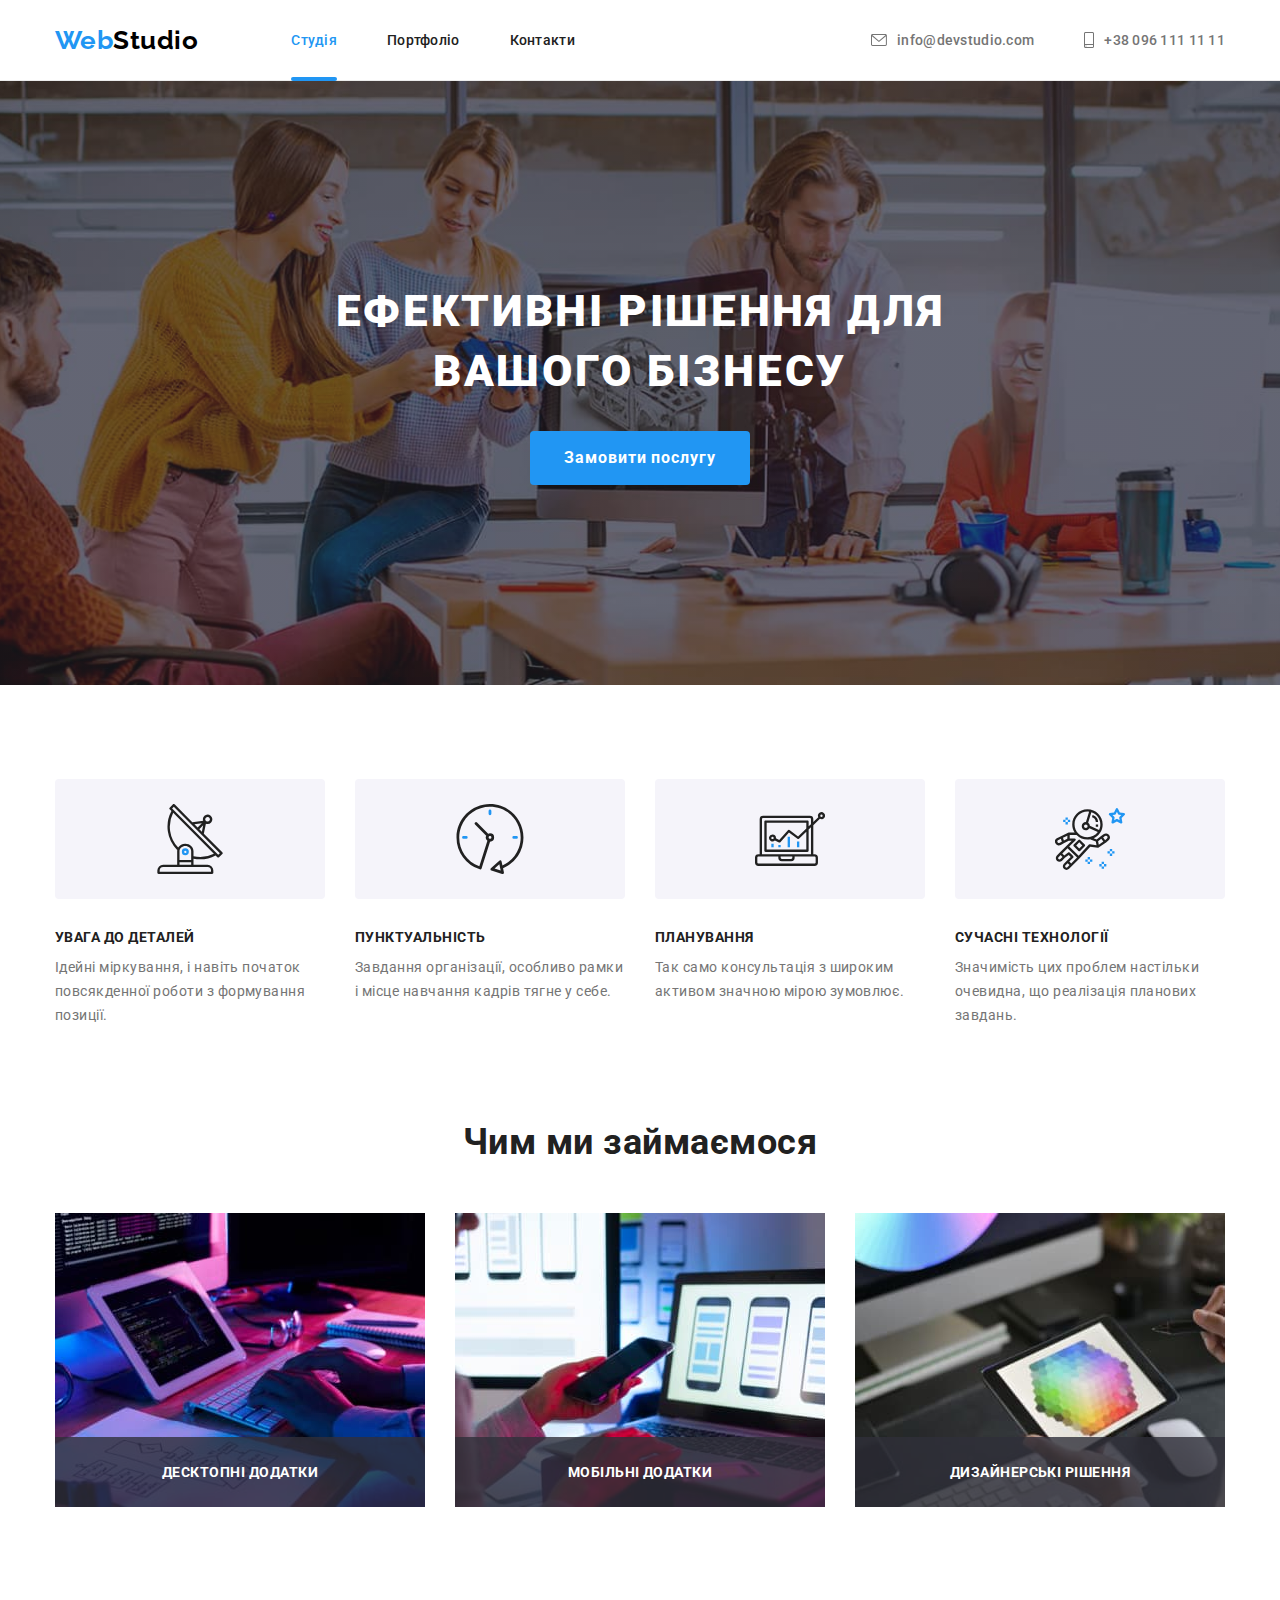
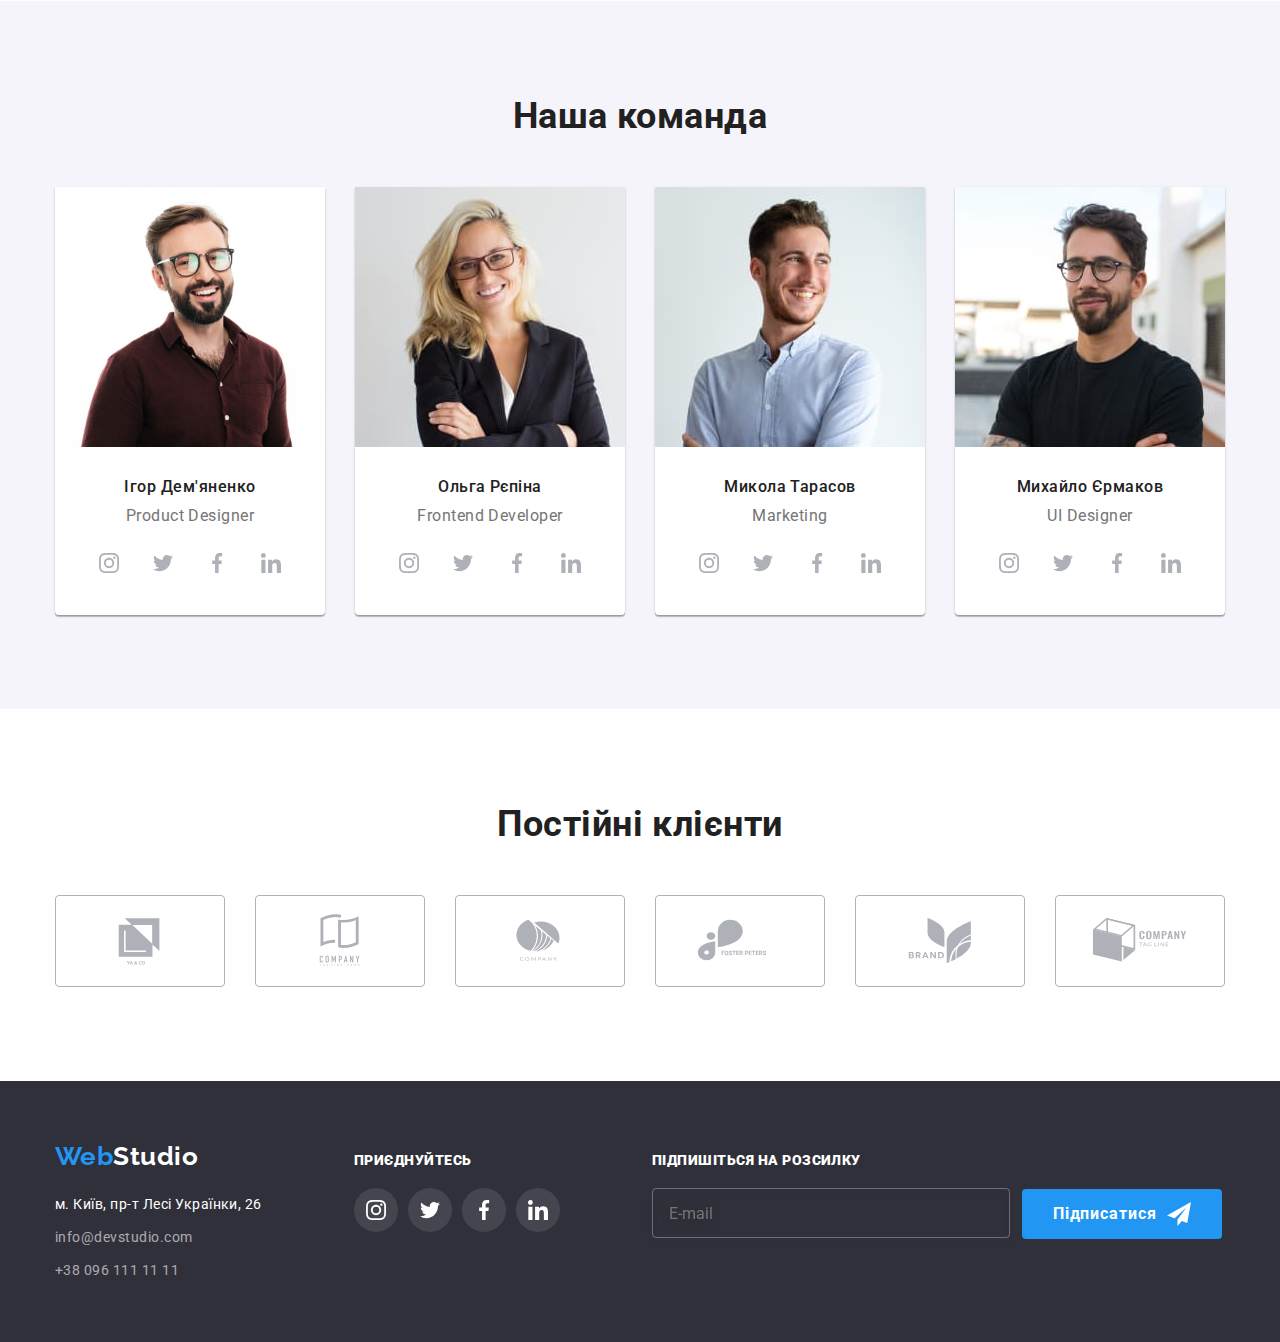
<file: index.html>
<!DOCTYPE html>
<html lang="uk">
  <head>
    <meta charset="UTF-8" />
    <meta http-equiv="X-UA-Compatible" content="IE=edge" />
    <meta name="viewport" content="width=device-width, initial-scale=1.0" />
    <title>Студія</title>
    <link rel="preconnect" href="https://fonts.googleapis.com" />
    <link rel="preconnect" href="https://fonts.gstatic.com" crossorigin />
    <link
      href="https://fonts.googleapis.com/css2?family=Raleway:wght@700&family=Roboto:wght@400;500;700;900&display=swap"
      rel="stylesheet"
    />
    <link
      rel="stylesheet"
      href="https://cdn.jsdelivr.net/npm/modern-normalize@1.1.0/modern-normalize.min.css"
    />
    <link rel="stylesheet" href="./css/main.min.css" />
    <!-- <link rel="stylesheet" href="./css/styles.css" /> -->
  </head>

  <body>
    <!-- шапка сайту -->
    <header class="page-header">
      <div class="container">
        <!--навігація -->
        <nav class="navigation">
          <a href="./index.html" class="logo link"
            >Web<span class="logo-dark">Studio</span>
          </a>
          <ul class="site-nav list">
            <li class="item">
              <a class="link current" href="./index.html">Студія</a>
            </li>
            <li class="item">
              <a class="link" href="./portfolio.html">Портфоліо</a>
            </li>
            <li class="item"><a class="link" href="#">Контакти</a></li>
          </ul>
        </nav>
        <!-- контакти -->
        <ul class="contact list">
          <li class="item">
            <a class="link" href="mailto:info@devstudio.com">
              <svg class="icon mail" width="16" height="12">
                <use href="./images/icons.svg#envelope"></use>
              </svg>
              info@devstudio.com</a
            >
          </li>
          <li class="item">
            <a class="link" href="tel:+380961111111">
              <svg class="icon phone" width="10" height="16">
                <use href="./images/icons.svg#smartphone"></use>
              </svg>
              +38 096 111 11 11</a
            >
          </li>
        </ul>
      </div>
    </header>
    <main>
      <!-- hero -->
      <section class="hero">
        <div class="container">
          <h1 class="hero-title">Ефективні рішення для вашого бізнесу</h1>
          <button class="hero-btn" type="button" data-modal-open>
            Замовити послугу
          </button>
        </div>
      </section>
      <!-- особливості -->
      <div class="features">
        <section class="section features__section">
          <div class="container">
            <h2 class="section__title section__title--visually-hidden">
              Переваги компанії
            </h2>
            <ul class="features__grid list">
              <li class="features__item">
                <div class="thumb">
                  <svg class="thumb__icon" width="70" height="70">
                    <use href="./images/icons.svg#antenna"></use>
                  </svg>
                </div>
                <h3 class="thumb__title">УВАГА ДО ДЕТАЛЕЙ</h3>
                <p class="thumb__text">
                  Ідейні міркування, і навіть початок повсякденної роботи з
                  формування позиції.
                </p>
              </li>
              <li class="features__item">
                <div class="thumb">
                  <svg class="thumb__icon" width="70" height="70">
                    <use href="./images/icons.svg#clock"></use>
                  </svg>
                </div>
                <h3 class="thumb__title">ПУНКТУАЛЬНІСТЬ</h3>
                <p class="thumb__text">
                  Завдання організації, особливо рамки і місце навчання кадрів
                  тягне у себе.
                </p>
              </li>
              <li class="features__item">
                <div class="thumb">
                  <svg class="thumb__icon" width="70" height="70">
                    <use href="./images/icons.svg#diagram"></use>
                  </svg>
                </div>
                <h3 class="thumb__title">ПЛАНУВАННЯ</h3>
                <p class="thumb__text">
                  Так само консультація з широким активом значною мірою
                  зумовлює.
                </p>
              </li>
              <li class="features__item">
                <div class="thumb">
                  <svg class="thumb__icon" width="70" height="70">
                    <use href="./images/icons.svg#astronaut"></use>
                  </svg>
                </div>
                <h3 class="thumb__title">СУЧАСНІ ТЕХНОЛОГІЇ</h3>
                <p class="thumb__text">
                  Значимість цих проблем настільки очевидна, що реалізація
                  планових завдань.
                </p>
              </li>
            </ul>
          </div>
        </section>
      </div>
      <!-- спектр послуг -->
      <div class="work">
        <section class="section work__section">
          <div class="container">
            <h2 class="section__title">Чим ми займаємося</h2>
            <ul class="work__grid list">
              <li class="work__item">
                <img
                  class="work__image"
                  src="./images/backenddevelopment.jpg"
                  alt="розробка бекенду"
                  width="370"
                />
                <div class="work__overlay">
                  <p class="work__text">Десктопні додатки</p>
                </div>
              </li>
              <li class="work__item">
                <img
                  class="work__image"
                  src="./images/frontenddevelopment.jpg"
                  alt="розробка фронтенду"
                  width="370"
                />
                <div class="work__overlay">
                  <p class="work__text">Мобільні додатки</p>
                </div>
              </li>
              <li class="work__item">
                <img
                  class="work__image"
                  src="./images/designcreation.jpg"
                  alt="створення дизайну"
                  width="370"
                />
                <div class="work__overlay">
                  <p class="work__text">Дизайнерські рішення</p>
                </div>
              </li>
            </ul>
          </div>
        </section>
      </div>
      <!-- Команда -->
      <div class="teammates">
        <section class="section teammates__section">
          <div class="container">
            <h2 class="section__title">Наша команда</h2>
            <ul class="teammates__grid list">
              <li class="teammates__card">
                <img
                  class="teammates__photo"
                  src="./images/product_designer.jpg"
                  alt="Продукт дизайнер Ігор Дем'яненко"
                  width="270"
                />
                <div class="teammates__card-bottom">
                  <h3 class="teammates__title">Ігор Дем'яненко</h3>
                  <p class="teammates__text" lang="en">Product Designer</p>
                  <div class="social-links">
                    <ul class="social-links__grid list">
                      <li class="social-links__item">
                        <a
                          class="social-links__link link"
                          href="#"
                          aria-label="instagram"
                        >
                          <svg class="social-links__icon">
                            <use href="./images/icons.svg#instagram"></use>
                          </svg>
                        </a>
                      </li>
                      <li class="social-links__item">
                        <a
                          class="social-links__link link"
                          href="#"
                          aria-label="twitter"
                        >
                          <svg class="social-links__icon">
                            <use href="./images/icons.svg#twitter"></use>
                          </svg>
                        </a>
                      </li>
                      <li class="social-links__item">
                        <a
                          class="social-links__link link"
                          href="#"
                          aria-label="facebook"
                        >
                          <svg class="social-links__icon">
                            <use href="./images/icons.svg#facebook"></use>
                          </svg>
                        </a>
                      </li>
                      <li class="social-links__item">
                        <a
                          class="social-links__link link"
                          href="#"
                          aria-label="linkedin"
                        >
                          <svg class="social-links__icon">
                            <use href="./images/icons.svg#linkedin"></use>
                          </svg>
                        </a>
                      </li>
                    </ul>
                  </div>
                </div>
              </li>
              <li class="teammates__card">
                <img
                  src="./images/frontend_developer.jpg"
                  alt="Фронтенд розробник, Ольга Рєпіна"
                  width="270"
                />
                <div class="teammates__card-bottom">
                  <h3 class="teammates__title">Ольга Рєпіна</h3>
                  <p class="teammates__text" lang="en">Frontend Developer</p>
                  <div class="social-links">
                    <ul class="social-links__grid list">
                      <li class="social-links__item">
                        <a
                          class="social-links__link link"
                          href="#"
                          aria-label="instagram"
                        >
                          <svg class="social-links__icon">
                            <use href="./images/icons.svg#instagram"></use>
                          </svg>
                        </a>
                      </li>
                      <li class="social-links__item">
                        <a
                          class="social-links__link link"
                          href="#"
                          aria-label="twitter"
                        >
                          <svg class="social-links__icon">
                            <use href="./images/icons.svg#twitter"></use>
                          </svg>
                        </a>
                      </li>
                      <li class="social-links__item">
                        <a
                          class="social-links__link link"
                          href="#"
                          aria-label="facebook"
                        >
                          <svg class="social-links__icon">
                            <use href="./images/icons.svg#facebook"></use>
                          </svg>
                        </a>
                      </li>
                      <li class="social-links__item">
                        <a
                          class="social-links__link link"
                          href="#"
                          aria-label="linkedin"
                        >
                          <svg class="social-links__icon">
                            <use href="./images/icons.svg#linkedin"></use>
                          </svg>
                        </a>
                      </li>
                    </ul>
                  </div>
                </div>
              </li>
              <li class="teammates__card">
                <img
                  src="./images/marketing.jpg"
                  alt="Маркетолог, Микола Тарасов"
                  width="270"
                />
                <div class="teammates__card-bottom">
                  <h3 class="teammates__title">Микола Тарасов</h3>
                  <p class="teammates__text" lang="en">Marketing</p>
                  <div class="social-links">
                    <ul class="social-links__grid list">
                      <li class="social-links__item">
                        <a
                          class="social-links__link link"
                          href="#"
                          aria-label="instagram"
                        >
                          <svg class="social-links__icon">
                            <use href="./images/icons.svg#instagram"></use>
                          </svg>
                        </a>
                      </li>
                      <li class="social-links__item">
                        <a
                          class="social-links__link link"
                          href="#"
                          aria-label="twitter"
                        >
                          <svg class="social-links__icon">
                            <use href="./images/icons.svg#twitter"></use>
                          </svg>
                        </a>
                      </li>
                      <li class="social-links__item">
                        <a
                          class="social-links__link link"
                          href="#"
                          aria-label="facebook"
                        >
                          <svg class="social-links__icon">
                            <use href="./images/icons.svg#facebook"></use>
                          </svg>
                        </a>
                      </li>
                      <li class="social-links__item">
                        <a
                          class="social-links__link link"
                          href="#"
                          aria-label="linkedin"
                        >
                          <svg class="social-links__icon">
                            <use href="./images/icons.svg#linkedin"></use>
                          </svg>
                        </a>
                      </li>
                    </ul>
                  </div>
                </div>
              </li>
              <li class="teammates__card">
                <img
                  src="./images/ui_designer.jpg"
                  alt="Дизайнер інтерфейсу Михайло Єрмаков"
                  width="270"
                />
                <div class="teammates__card-bottom">
                  <h3 class="teammates__title">Михайло Єрмаков</h3>
                  <p class="teammates__text" lang="en">UI Designer</p>
                  <div class="social-links">
                    <ul class="social-links__grid list">
                      <li class="social-links__item">
                        <a
                          class="social-links__link link"
                          href="#"
                          aria-label="instagram"
                        >
                          <svg class="social-links__icon">
                            <use href="./images/icons.svg#instagram"></use>
                          </svg>
                        </a>
                      </li>
                      <li class="social-links__item">
                        <a
                          class="social-links__link link"
                          href="#"
                          aria-label="twitter"
                        >
                          <svg class="social-links__icon">
                            <use href="./images/icons.svg#twitter"></use>
                          </svg>
                        </a>
                      </li>
                      <li class="social-links__item">
                        <a
                          class="social-links__link link"
                          href="#"
                          aria-label="facebook"
                        >
                          <svg class="social-links__icon">
                            <use href="./images/icons.svg#facebook"></use>
                          </svg>
                        </a>
                      </li>
                      <li class="social-links__item">
                        <a
                          class="social-links__link link"
                          href="#"
                          aria-label="linkedin"
                        >
                          <svg class="social-links__icon">
                            <use href="./images/icons.svg#linkedin"></use>
                          </svg>
                        </a>
                      </li>
                    </ul>
                  </div>
                </div>
              </li>
            </ul>
          </div>
        </section>
      </div>
      <!-- секція постійних клієнтів -->
      <section class="regular-customers section">
        <div class="container">
          <h2 class="section__title">Постійні клієнти</h2>
          <ul class="customers list">
            <li class="customer-card">
              <a class="customer-link link" href="#">
                <svg class="customer-logo" width="106" height="60">
                  <use href="./images/icons.svg#logo"></use>
                </svg>
              </a>
            </li>
            <li class="customer-card">
              <a class="customer-link link" href="#">
                <svg class="customer-logo" width="106" height="60">
                  <use href="./images/icons.svg#logo-1"></use>
                </svg>
              </a>
            </li>
            <li class="customer-card">
              <a class="customer-link link" href="#">
                <svg class="customer-logo" width="106" height="60">
                  <use href="./images/icons.svg#logo-2"></use>
                </svg>
              </a>
            </li>
            <li class="customer-card">
              <a class="customer-link link" href="#">
                <svg class="customer-logo" width="106" height="60">
                  <use href="./images/icons.svg#logo-3"></use>
                </svg>
              </a>
            </li>
            <li class="customer-card">
              <a class="customer-link link" href="#">
                <svg class="customer-logo" width="106" height="60">
                  <use href="./images/icons.svg#logo-4"></use>
                </svg>
              </a>
            </li>
            <li class="customer-card">
              <a class="customer-link link" href="#">
                <svg class="customer-logo" width="106" height="60">
                  <use href="./images/icons.svg#logo-5"></use>
                </svg>
              </a>
            </li>
          </ul>
        </div>
      </section>
    </main>
    <footer class="page-bottom">
      <div class="container">
        <div class="contact-box">
          <a href="./index.html" class="logo link"
            >Web<span class="logo-light">Studio</span>
          </a>
          <!-- контакти -->
          <address class="superscription">
            <ul class="superscription list">
              <li class="item">
                <a
                  class="direction link"
                  href="https://goo.gl/maps/cTWkAjzzfi8sJrs26"
                  target="_blank"
                  rel="noopener noreferrer nofollow"
                >
                  м. Київ, пр-т Лесі Українки, 26
                </a>
              </li>
              <li class="item">
                <a class="contact link" href="mailto:info@devstudio.com"
                  >info@devstudio.com
                </a>
              </li>
              <li class="item">
                <a class="contact link" href="tel:+380961111111"
                  >+38 096 111 11 11
                </a>
              </li>
            </ul>
          </address>
        </div>
        <div class="social-box">
          <h3 class="s-links-title"><strong>приєднуйтесь</strong></h3>
          <ul class="bottom-s-links list">
            <li class="bottom-s-item">
              <a class="bottom-s-link link" href="#" aria-label="instagram">
                <svg class="social-links__icon">
                  <use href="./images/icons.svg#instagram"></use>
                </svg>
              </a>
            </li>
            <li class="bottom-s-item">
              <a class="bottom-s-link link" href="#" aria-label="twitter">
                <svg class="social-links__icon">
                  <use href="./images/icons.svg#twitter"></use>
                </svg>
              </a>
            </li>
            <li class="bottom-s-item">
              <a class="bottom-s-link link" href="#" aria-label="facebook">
                <svg class="social-links__icon">
                  <use href="./images/icons.svg#facebook"></use>
                </svg>
              </a>
            </li>
            <li class="bottom-s-item">
              <a class="bottom-s-link link" href="#" aria-label="linkedin">
                <svg class="social-links__icon">
                  <use href="./images/icons.svg#linkedin"></use>
                </svg>
              </a>
            </li>
          </ul>
        </div>
        <!-- форма підписки на розсилку -->
        <div class="page-bottom-form">
          <p class="pb-form-label"><strong>Підпишіться на розсилку</strong></p>
          <form class="pb-form-email">
            <label>
              <input
                type="email"
                class="pb-email-input"
                name="email"
                placeholder="E-mail"
              />
            </label>
            <button class="pb-submit-btn" type="submit">
              Підписатися<svg class="pb-submit-icon" width="24" height="24">
                <use href="./images/icons.svg#pb-submit"></use>
              </svg>
            </button>
          </form>
        </div>
      </div>
    </footer>
    <!-- модалка -->
    <div class="backdrop is-hidden" data-modal>
      <div class="modal">
        <button class="close-btn" type="button" data-modal-close>
          <svg class="close-btn-icon" width="18" height="18">
            <use href="./images/icons.svg#close-icon"></use>
          </svg>
        </button>
        <!-- форма збору даних -->
        <strong class="modal-title"
          >Залиште свої дані, ми вам передзвонимо
        </strong>
        <form class="modal-form">
          <div class="form-group">
            <label class="form-fild">
              <span class="form-label">Ім'я</span>
              <input type="text" class="form-input" name="user-name" />
              <svg class="form-icon" width="18" height="18">
                <use href="./images/icons.svg#person"></use>
              </svg>
            </label>
            <label class="form-fild">
              <span class="form-label">Телефон</span>
              <input type="tel" class="form-input" name="user-phone" />
              <svg class="form-icon" width="18" height="18">
                <use href="./images/icons.svg#modal-phone"></use>
              </svg>
            </label>
            <label class="form-fild">
              <span class="form-label">Пошта</span>
              <input type="email" class="form-input" name="user-email" />
              <svg class="form-icon" width="18" height="18">
                <use href="./images/icons.svg#modal-email"></use>
              </svg>
            </label>
            <label class="form-fild">
              <span class="form-label">Коментар</span>
              <textarea
                name="comment"
                rows="6"
                class="form-message"
                placeholder="Введіть текст"
              ></textarea>
            </label>
          </div>
          <!-- чекбокс  -->
          <label class="agreement">
            <input type="checkbox" class="checkbox" name="agreement" />
            <svg class="checkbox-icon" width="16" height="15">
              <use href="./images/icons.svg#checkbox"></use>
            </svg>
            <span class="agreement-text-box"
              >Погоджуюся з розсилкою та приймаю
              <a href="" class="agreement-link"> Умови договору</a>
            </span>
          </label>
          <button class="modal-submit-btn" type="submit">Відправити</button>
        </form>
      </div>
    </div>
    <script src="./js/modal.js"></script>
  </body>
</html>
</file>
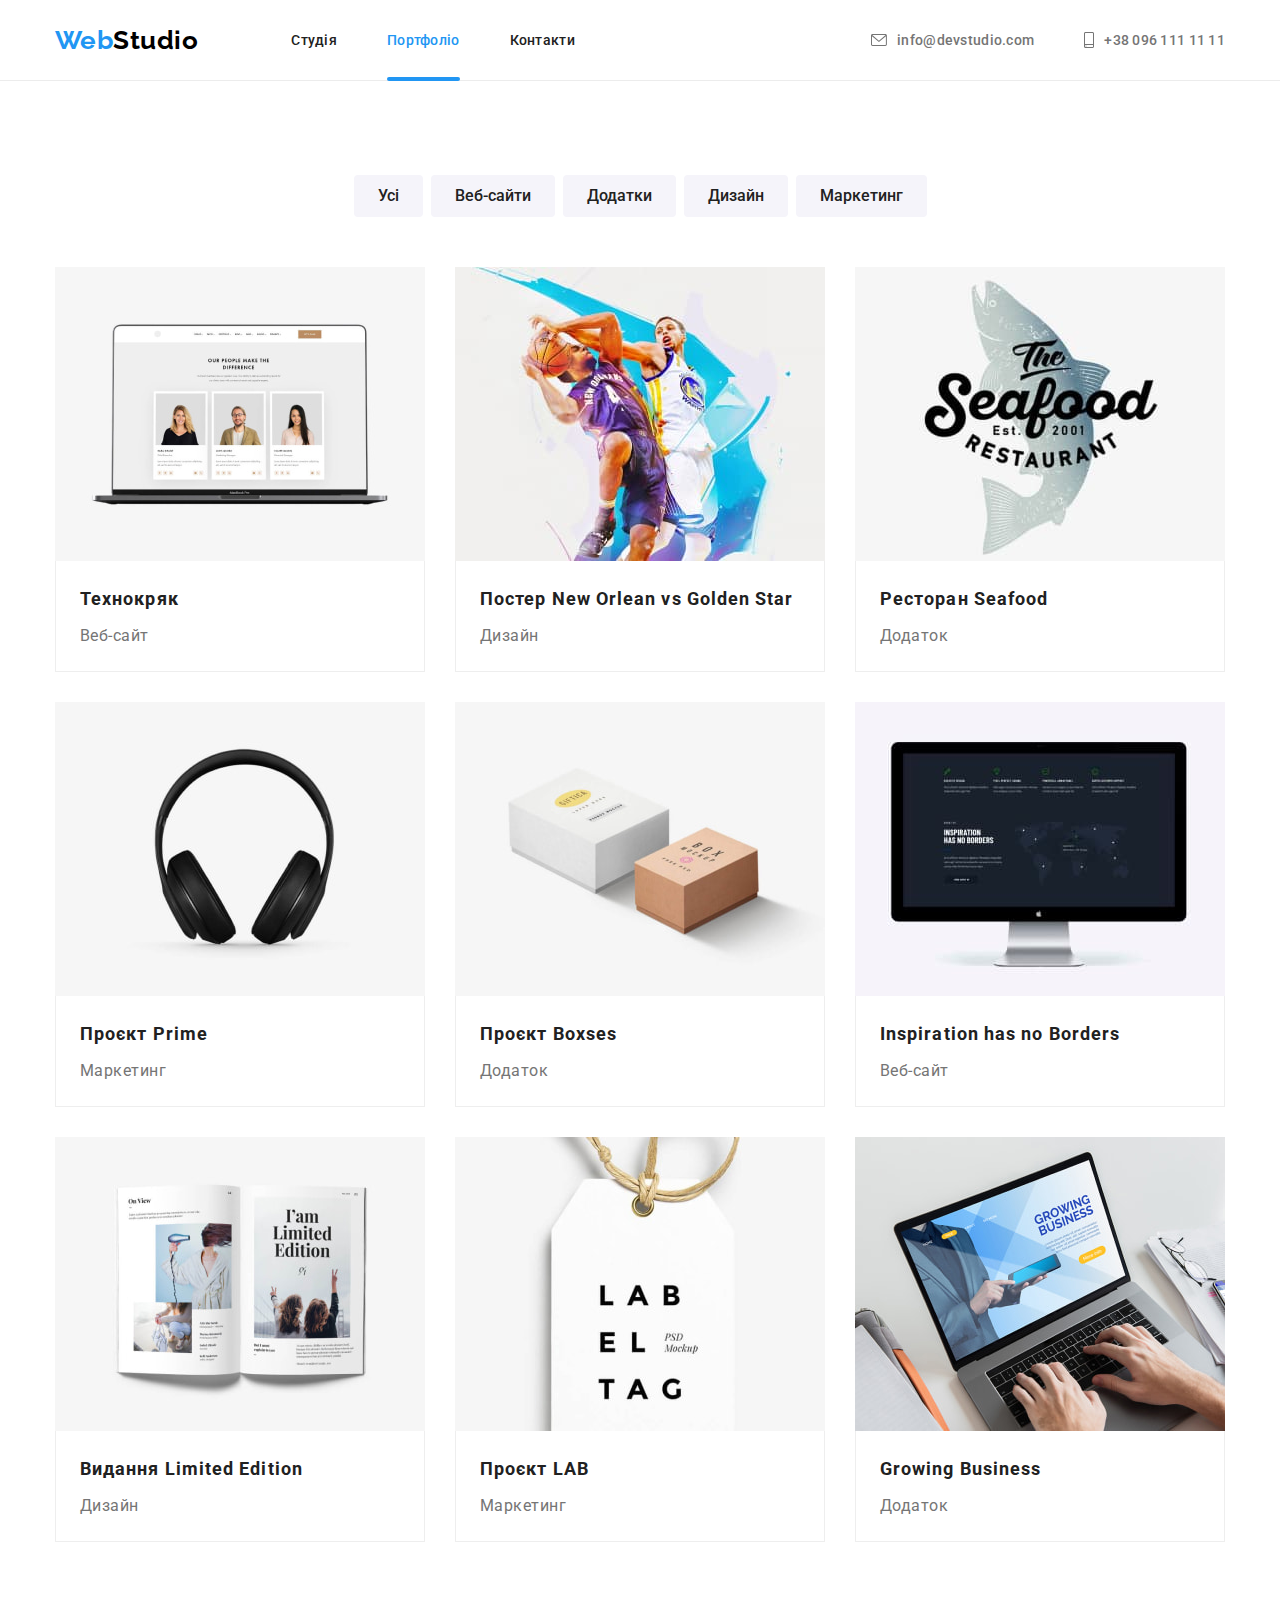
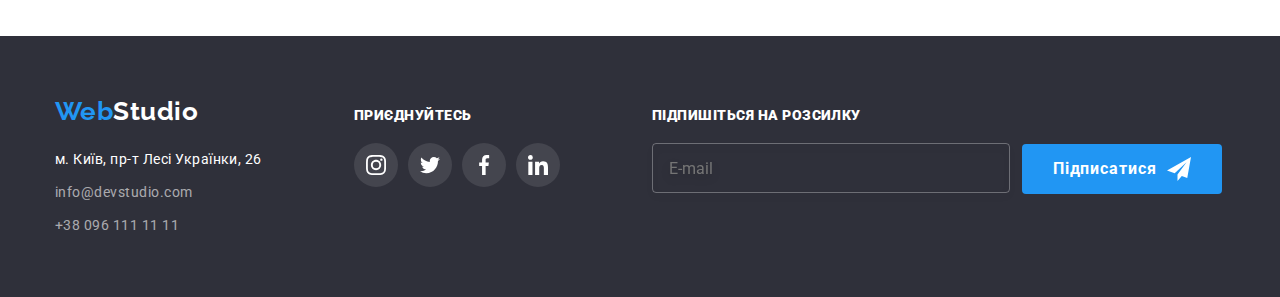
<file: portfolio.html>
<!DOCTYPE html>
<html lang="uk">
  <head>
    <meta charset="UTF-8" />
    <meta http-equiv="X-UA-Compatible" content="IE=edge" />
    <meta name="viewport" content="width=device-width, initial-scale=1.0" />
    <title>Портфоліо</title>
    <link rel="preconnect" href="https://fonts.googleapis.com" />
    <link rel="preconnect" href="https://fonts.gstatic.com" crossorigin />
    <link
      href="https://fonts.googleapis.com/css2?family=Raleway:wght@700&family=Roboto:wght@400;500;700;900&display=swap"
      rel="stylesheet"
    />

    <link
      rel="stylesheet"
      href="https://cdn.jsdelivr.net/npm/modern-normalize@1.1.0/modern-normalize.min.css"
    />
    <link rel="stylesheet" href="./css/main.min.css" />
    <!-- <link rel="stylesheet" href="./css/styles.css" /> -->
  </head>

  <body>
    <!-- шапка сайту -->
    <header class="page-header">
      <div class="container">
        <!--навігація -->
        <nav class="navigation">
          <a href="./index.html" class="logo link"
            >Web<span class="logo-dark">Studio</span>
          </a>
          <ul class="site-nav list">
            <li class="item"><a class="link" href="./index.html">Студія</a></li>
            <li class="item">
              <a class="link current" href="./portfolio.html">Портфоліо</a>
            </li>
            <li class="item"><a class="link" href="#">Контакти</a></li>
          </ul>
        </nav>
        <!-- контакти -->
        <ul class="contact list">
          <li class="item">
            <a class="link" href="mailto:info@devstudio.com">
              <svg class="icon mail" width="16" height="12">
                <use href="./images/icons.svg#envelope"></use>
              </svg>
              info@devstudio.com</a
            >
          </li>
          <li class="item">
            <a class="link" href="tel:+380961111111">
              <svg class="icon phone" width="10" height="16">
                <use href="./images/icons.svg#smartphone"></use>
              </svg>
              +38 096 111 11 11</a
            >
          </li>
        </ul>
      </div>
    </header>
    <main>
      <section class="section portfolio">
        <!-- спектр послуг -->
        <div class="container">
          <h1 class="section__title section__title--visually-hidden">Портфоліо</h1>
          <ul class="filters list">
            <li><button class="btn" type="button">Усі</button></li>
            <li><button class="btn" type="button">Веб-сайти</button></li>
            <li><button class="btn" type="button">Додатки</button></li>
            <li><button class="btn" type="button">Дизайн</button></li>
            <li><button class="btn" type="button">Маркетинг</button></li>
          </ul>
          <ul class="cards list">
            <li class="list-item">
              <a class="link" href="#">
                <div class="img-wraper">
                  <div class="img-overlay">
                    <p class="img-description">
                      Ресурс пропонує комплексні пропозиції з різним рівнем
                      функціоналу та сервісів. Все це дозволить відвідувачу
                      отримати вичерпні відомості про компанію чи приватну
                      особу.
                    </p>
                  </div>
                  <img
                    src="./images/imgproject1.jpg"
                    alt="Макбук з відкритим сайтом"
                    width="370"
                  />
                </div>
                <div class="text-content">
                  <h2 class="card-title">Технокряк</h2>
                  <p class="card-text">Веб-сайт</p>
                </div>
              </a>
            </li>
            <li class="list-item">
              <a class="link" href="#">
                <div class="img-wraper">
                  <div class="img-overlay">
                    <p class="img-description">
                      Ресурс пропонує комплексні пропозиції з різним рівнем
                      функціоналу та сервісів. Все це дозволить відвідувачу
                      отримати вичерпні відомості про компанію чи приватну
                      особу.
                    </p>
                  </div>
                  <img
                    src="./images/imgproject2.jpg"
                    alt="Баскетболісти змагаються за м'яч"
                    width="370"
                  />
                </div>
                <div class="text-content">
                  <h2 class="card-title">
                    Постер
                    <span lang="en"> New Orlean vs Golden Star</span>
                  </h2>
                  <p class="card-text">Дизайн</p>
                </div>
              </a>
            </li>
            <li class="list-item">
              <a class="link" href="#">
                <div class="img-wraper">
                  <div class="img-overlay">
                    <p class="img-description">
                      Ресурс пропонує комплексні пропозиції з різним рівнем
                      функціоналу та сервісів. Все це дозволить відвідувачу
                      отримати вичерпні відомості про компанію чи приватну
                      особу.
                    </p>
                  </div>
                  <img
                    src="./images/imgproject3.jpg"
                    alt="Логотип ресторану морської їжі та риба"
                    width="370"
                  />
                </div>
                <div class="text-content">
                  <h2 class="card-title">
                    Ресторан
                    <span lang="en"> Seafood</span>
                  </h2>
                  <p class="card-text">Додаток</p>
                </div>
              </a>
            </li>
            <li class="list-item">
              <a class="link" href="#">
                <div class="img-wraper">
                  <div class="img-overlay">
                    <p class="img-description">
                      Ресурс пропонує комплексні пропозиції з різним рівнем
                      функціоналу та сервісів. Все це дозволить відвідувачу
                      отримати вичерпні відомості про компанію чи приватну
                      особу.
                    </p>
                  </div>
                  <img
                    src="./images/imgproject4.jpg"
                    alt="Навушники"
                    width="370"
                  />
                </div>
                <div class="text-content">
                  <h2 class="card-title">
                    Проєкт
                    <span lang="en"> Prime</span>
                  </h2>
                  <p class="card-text">Маркетинг</p>
                </div>
              </a>
            </li>
            <li class="list-item">
              <a class="link" href="#">
                <div class="img-wraper">
                  <div class="img-overlay">
                    <p class="img-description">
                      Ресурс пропонує комплексні пропозиції з різним рівнем
                      функціоналу та сервісів. Все це дозволить відвідувачу
                      отримати вичерпні відомості про компанію чи приватну
                      особу.
                    </p>
                  </div>
                  <img
                    src="./images/imgproject5.jpg"
                    alt="Дві різні коробки"
                    width="370"
                  />
                </div>
                <div class="text-content">
                  <h2 class="card-title">
                    Проєкт
                    <span lang="en"> Boxses</span>
                  </h2>
                  <p class="card-text">Додаток</p>
                </div>
              </a>
            </li>
            <li class="list-item">
              <a class="link" href="#">
                <div class="img-wraper">
                  <div class="img-overlay">
                    <p class="img-description">
                      Ресурс пропонує комплексні пропозиції з різним рівнем
                      функціоналу та сервісів. Все це дозволить відвідувачу
                      отримати вичерпні відомості про компанію чи приватну
                      особу.
                    </p>
                  </div>
                  <img
                    src="./images/imgproject6.jpg"
                    alt="Веб-сайт на дисплеї"
                    width="370"
                  />
                </div>
                <div class="text-content">
                  <h2 class="card-title" lang="en">
                    Inspiration has no Borders
                  </h2>
                  <p class="card-text">Веб-сайт</p>
                </div>
              </a>
            </li>
            <li class="list-item">
              <a class="link" href="#">
                <div class="img-wraper">
                  <div class="img-overlay">
                    <p class="img-description">
                      Ресурс пропонує комплексні пропозиції з різним рівнем
                      функціоналу та сервісів. Все це дозволить відвідувачу
                      отримати вичерпні відомості про компанію чи приватну
                      особу.
                    </p>
                  </div>
                  <img
                    src="./images/imgproject7.jpg"
                    alt="Відкритий глянцевий журнал"
                    width="370"
                  />
                </div>
                <div class="text-content">
                  <h2 class="card-title">
                    Видання
                    <span lang="en"> Limited Edition</span>
                  </h2>
                  <p class="card-text">Дизайн</p>
                </div>
              </a>
            </li>
            <li class="list-item">
              <a class="link" href="#">
                <div class="img-wraper">
                  <div class="img-overlay">
                    <p class="img-description">
                      Ресурс пропонує комплексні пропозиції з різним рівнем
                      функціоналу та сервісів. Все це дозволить відвідувачу
                      отримати вичерпні відомості про компанію чи приватну
                      особу.
                    </p>
                  </div>
                  <img
                    src="./images/imgproject8.jpg"
                    alt="Біла бірка на мотузковій петлі з написом LAB EL TAG PSD Mockup"
                    width="370"
                  />
                </div>
                <div class="text-content">
                  <h2 class="card-title">
                    Проєкт
                    <span lang="en"> LAB</span>
                  </h2>
                  <p class="card-text">Маркетинг</p>
                </div>
              </a>
            </li>
            <li class="list-item">
              <a class="link" href="#">
                <div class="img-wraper">
                  <div class="img-overlay">
                    <p class="img-description">
                      Ресурс пропонує комплексні пропозиції з різним рівнем
                      функціоналу та сервісів. Все це дозволить відвідувачу
                      отримати вичерпні відомості про компанію чи приватну
                      особу.
                    </p>
                  </div>
                  <img
                    src="./images/imgproject9.jpg"
                    alt="Папери, окуляри, смартфон, руки чоловіка на клавіатурі ноутбука з відкритим додатком"
                    width="370"
                  />
                </div>
                <div class="text-content">
                  <h2 class="card-title" lang="en">Growing Business</h2>
                  <p class="card-text">Додаток</p>
                </div>
              </a>
            </li>
          </ul>
        </div>
      </section>
    </main>
    <footer class="page-bottom">
      <div class="container">
        <div class="contact-box">
          <a href="./index.html" class="logo link"
            >Web<span class="logo-light">Studio</span>
          </a>
          <!-- контакти -->
          <address class="superscription">
            <ul class="superscription list">
              <li class="item">
                <a
                  class="direction link"
                  href="https://goo.gl/maps/cTWkAjzzfi8sJrs26"
                  target="_blank"
                  rel="noopener noreferrer nofollow"
                >
                  м. Київ, пр-т Лесі Українки, 26
                </a>
              </li>
              <li class="item">
                <a class="contact link" href="mailto:info@devstudio.com"
                  >info@devstudio.com</a
                >
              </li>
              <li class="item">
                <a class="contact link" href="tel:+380961111111"
                  >+38 096 111 11 11</a
                >
              </li>
            </ul>
          </address>
        </div>
        <div class="social-box">
          <h3 class="s-links-title"><strong>приєднуйтесь</strong></h3>
          <ul class="bottom-s-links list">
            <li class="bottom-s-item">
              <a class="bottom-s-link link" href="#" aria-label="instagram">
                <svg class="s-icon">
                  <use href="./images/icons.svg#instagram"></use>
                </svg>
              </a>
            </li>
            <li class="bottom-s-item">
              <a class="bottom-s-link link" href="#" aria-label="twitter">
                <svg class="s-icon">
                  <use href="./images/icons.svg#twitter"></use>
                </svg>
              </a>
            </li>
            <li class="bottom-s-item">
              <a class="bottom-s-link link" href="#" aria-label="facebook">
                <svg class="s-icon">
                  <use href="./images/icons.svg#facebook"></use>
                </svg>
              </a>
            </li>
            <li class="bottom-s-item">
              <a class="bottom-s-link link" href="#" aria-label="linkedin">
                <svg class="s-icon">
                  <use href="./images/icons.svg#linkedin"></use>
                </svg>
              </a>
            </li>
          </ul>
        </div>
         <!-- форма підписки на розсилку -->
         <div class="page-bottom-form">
          <p class="pb-form-label"><strong>Підпишіться на розсилку</strong></p>
          <form class="pb-form-email">            
              <label>
                <input type="email" class="pb-email-input" name="email" placeholder="E-mail">
              </label>            
              <button class="pb-submit-btn" type="submit">Підписатися<svg class="pb-submit-icon" width="24" height="24">
                <use href="./images/icons.svg#pb-submit"></use>
              </svg></button>
          </form>
        </div>
      </div>
    </footer>
  </body>
</html>
</file>
<file: css/main.min.css>
:root{--overlay-bg-color: rgba(47, 48, 58, 0.4);--hero-bg-color: #c4c4c4;--accent-color: #2196f3;--dark-text-color: #000;--light-text-color: #fff;--primary-text-color: #757575;--secondary-text-color: #212121;--hero-text-color: #fff;--glassy-white-text: rgba(255, 255, 255, 0.6);--main-bg-color: #fff;--second-bg-color: #2f303a;--grey-bg-color: #f5f4fa;--order-btn-color: #2196f3;--active-btn-color: #188ce8;--filter-btn-color: #f5f4fa;--header-underline-color: #ececec;--card-border-color: #eee;--s-icons-color: #afb1b8;--light-s-icon-color: #fff;--dark-bg-icon-color: rgba(255, 255, 255, 0.1);--form-icon-color: #212121;--timing-function: cubic-bezier(0.4, 0, 0.2, 1);--form-fild-border: #21212133}.section__title--visually-hidden{position:absolute;width:1px;height:1px;margin:-1px;border:0;padding:0;white-space:nowrap;-webkit-clip-path:inset(100%);clip-path:inset(100%);clip:rect(0 0 0 0);overflow:hidden}body{color:var(--primary-text-color);background-color:var(--main-bg-color);font-family:"Roboto",sans-serif;letter-spacing:.03em}h1,h2,h3,h4,h5,h6,p{margin:0}img{display:block}.list{list-style:none;margin:0;padding:0}.link{text-decoration:none;color:inherit}.section{padding-top:94px;padding-bottom:94px}.section__title{color:var(--secondary-text-color);font-weight:700;font-size:36px;line-height:1.1666666667;text-align:center}.container{width:1200px;padding:0 15px;margin:0 auto}.page-header{border-bottom:1px solid var(--header-underline-color)}.page-header .container{display:-webkit-box;display:-ms-flexbox;display:flex;-webkit-box-align:center;-ms-flex-align:center;align-items:center}.navigation{display:-webkit-box;display:-ms-flexbox;display:flex;-webkit-box-align:center;-ms-flex-align:center;align-items:center}.site-nav{display:-webkit-box;display:-ms-flexbox;display:flex;margin-left:93px}.contact.list .item:not(:last-child),.site-nav.list .item:not(:last-child){margin-right:50px}.logo{color:var(--accent-color);font-family:"Raleway",sans-serif;font-weight:700;font-size:26px;line-height:1.1923076923;text-transform:capitalize;text-align:center}.logo-dark{color:var(--dark-text-color)}.site-nav.list .link,.contact.list .link{font-weight:500;font-size:14px;line-height:1.1428571429;letter-spacing:.02em;padding-top:32px;padding-bottom:32px;-webkit-transition:color 250ms var(--timing-function);transition:color 250ms var(--timing-function)}.site-nav .link:hover,.site-nav .link:focus,.contact .link:hover,.contact .link:focus,.site-nav .link.current{color:var(--accent-color)}.site-nav .link.current{position:relative}.site-nav .link.current::after{position:absolute;left:0;bottom:0;-webkit-transform:translatey(1px);transform:translatey(1px);content:"";height:4px;width:100%;display:block;border-radius:2px;background-color:var(--accent-color)}.page-header .link{display:inline-block}.contact.list{display:-webkit-box;display:-ms-flexbox;display:flex;margin-left:auto}.site-nav .link{color:var(--secondary-text-color);text-transform:capitalize}.contact.list .link{display:-webkit-box;display:-ms-flexbox;display:flex;-webkit-box-align:center;-ms-flex-align:center;align-items:center;gap:10px}.icon.mail,.icon.phone{fill:currentColor}.hero{text-align:center;padding-top:200px;padding-bottom:200px;max-width:1600px;margin-right:auto;margin-left:auto;background-color:var(--hero-bg-color);background-image:-webkit-gradient(linear, left top, right top, from(var(--overlay-bg-color)), to(var(--overlay-bg-color))),url("../images/hero-bg.jpg");background-image:linear-gradient(to right, var(--overlay-bg-color), var(--overlay-bg-color)),url("../images/hero-bg.jpg");background-size:cover;background-repeat:no-repeat;background-position:center}.hero-title{color:var(--hero-text-color);font-weight:900;font-size:44px;line-height:1.3636363636;letter-spacing:.06em;text-transform:uppercase;max-width:696px;margin-right:auto;margin-left:auto}.hero-btn,.pb-submit-btn,.modal-submit-btn{color:var(--hero-text-color);background-color:var(--order-btn-color);border-color:rgba(0,0,0,0);font-family:inherit;font-weight:700;font-size:16px;letter-spacing:.06em;line-height:1.875;cursor:pointer;-webkit-box-shadow:0px 4px 4px rgba(0,0,0,.15);box-shadow:0px 4px 4px rgba(0,0,0,.15);border-radius:4px;padding:10px 32px;margin-top:30px;-webkit-transition:background-color 250ms var(--timing-function);transition:background-color 250ms var(--timing-function);-webkit-box-shadow:none;box-shadow:none}.hero-btn:hover,.hero-btn:focus{background-color:var(--active-btn-color)}.features__grid{display:-webkit-box;display:-ms-flexbox;display:flex;gap:30px}.features__item{-ms-flex-preferred-size:calc(100% - 22.5px);flex-basis:calc(100% - 22.5px)}.features .thumb{display:-webkit-box;display:-ms-flexbox;display:flex;-webkit-box-align:center;-ms-flex-align:center;align-items:center;-webkit-box-pack:center;-ms-flex-pack:center;justify-content:center;height:120px;background-color:var(--grey-bg-color);border-radius:4px}.features .thumb__title{font-weight:700;font-size:14px;line-height:1.1428571429;text-transform:uppercase;margin-top:30px;color:var(--secondary-text-color)}.features .thumb__text{font-size:14px;line-height:1.7142857143;margin-top:10px}.work__section{padding-top:0}.work__grid{display:-webkit-box;display:-ms-flexbox;display:flex;gap:30px;margin-top:50px}.work__item{-ms-flex-preferred-size:calc(100% - 20px);flex-basis:calc(100% - 20px);position:relative}.work__overlay{position:absolute;bottom:0;left:0;display:block;padding:27px 0;width:100%;height:70px;background:rgba(47,48,58,.8)}.work__text{font-weight:700;font-size:14px;line-height:1.1428571429;text-transform:uppercase;color:var(--light-text-color);text-align:center}.teammates__section{background-color:var(--grey-bg-color)}.teammates__grid{display:-webkit-box;display:-ms-flexbox;display:flex;margin-top:50px;gap:30px}.teammates__card{-ms-flex-preferred-size:calc(100% - 22.5px);flex-basis:calc(100% - 22.5px);text-align:center;background-color:var(--main-bg-color);-webkit-box-shadow:0px 1px 3px rgba(0,0,0,.12),0px 1px 1px rgba(0,0,0,.14),0px 2px 1px rgba(0,0,0,.2);box-shadow:0px 1px 3px rgba(0,0,0,.12),0px 1px 1px rgba(0,0,0,.14),0px 2px 1px rgba(0,0,0,.2);border-radius:0px 0px 4px 4px}.teammates__card-bottom{padding:30px 0}.teammates__title{color:var(--secondary-text-color);font-weight:500}.teammates__text{margin-top:10px}.teammates__title,.teammates__text{font-size:16px;line-height:1.1875}.social-links__grid{display:-webkit-box;display:-ms-flexbox;display:flex;-webkit-box-pack:center;-ms-flex-pack:center;justify-content:center;margin-top:16px;margin-right:auto;margin-left:auto;gap:10px}.social-links__link{display:-webkit-box;display:-ms-flexbox;display:flex;-webkit-box-align:center;-ms-flex-align:center;align-items:center;-webkit-box-pack:center;-ms-flex-pack:center;justify-content:center;width:44px;height:44px;border-radius:50%;color:var(--s-icons-color);-webkit-transition:background-color 250ms var(--timing-function),color 250ms var(--timing-function);transition:background-color 250ms var(--timing-function),color 250ms var(--timing-function)}.social-links__icon{width:20px;height:20px;fill:currentColor}.social-links__link:hover,.social-links__link:focus{background-color:var(--accent-color);color:var(--light-s-icon-color)}.customers{display:-webkit-box;display:-ms-flexbox;display:flex;-webkit-box-pack:center;-ms-flex-pack:center;justify-content:center;-webkit-box-align:center;-ms-flex-align:center;align-items:center;margin-top:50px;gap:30px}.customer-card{-ms-flex-preferred-size:calc(100% - 24px);flex-basis:calc(100% - 24px)}.customer-link{display:-webkit-box;display:-ms-flexbox;display:flex;-webkit-box-align:center;-ms-flex-align:center;align-items:center;-webkit-box-pack:center;-ms-flex-pack:center;justify-content:center;height:92px;color:var(--s-icons-color);border:1px solid currentColor;border-radius:4px;-webkit-transition:color 250ms var(--timing-function);transition:color 250ms var(--timing-function)}.customer-logo{fill:currentColor}.customer-link:hover,.customer-link:focus{color:var(--accent-color);border-color:currentColor}.page-bottom{padding:60px 0;background-color:var(--second-bg-color)}.page-bottom .container{display:-webkit-box;display:-ms-flexbox;display:flex;-webkit-box-align:baseline;-ms-flex-align:baseline;align-items:baseline;gap:92px}.logo-light,.direction{color:var(--light-text-color)}.superscription{margin-top:20px;font-style:normal;font-size:14px;line-height:1.7142857143}.page-bottom>.superscription{width:231px}.superscription .contact.link{color:var(--glassy-white-text)}.superscription .link{-webkit-transition:color 250ms var(--timing-function);transition:color 250ms var(--timing-function)}.direction:hover,.page-bottom .contact:hover,.direction:focus,.page-bottom .contact:focus{color:var(--accent-color)}.superscription.list .item:not(:first-child){margin-top:9px}.s-links-title,.pb-form-label{font-weight:700;font-size:14px;line-height:1.1428571429;text-transform:uppercase;color:var(--light-text-color)}.bottom-s-links{display:-webkit-box;display:-ms-flexbox;display:flex;margin-top:20px;gap:10px}.bottom-s-link{display:-webkit-box;display:-ms-flexbox;display:flex;-webkit-box-align:center;-ms-flex-align:center;align-items:center;-webkit-box-pack:center;-ms-flex-pack:center;justify-content:center;width:44px;height:44px;border-radius:50%;color:var(--light-s-icon-color);background-color:var(--dark-bg-icon-color);-webkit-transition:background-color 250ms var(--timing-function);transition:background-color 250ms var(--timing-function)}.page-bottom .s-icon{width:20px;height:20px;fill:var(--light-s-icon-color)}.bottom-s-link:hover,.bottom-s-link:focus{background-color:var(--accent-color)}.pb-form-email{margin-top:20px;height:50px;display:-webkit-box;display:-ms-flexbox;display:flex;-webkit-box-align:baseline;-ms-flex-align:baseline;align-items:baseline}.pb-email-input{height:50px;min-width:358px;padding-left:16px;border:1px solid rgba(255,255,255,.3);-webkit-filter:drop-shadow(0px 4px 4px rgba(0, 0, 0, 0.15));filter:drop-shadow(0px 4px 4px rgba(0, 0, 0, 0.15));border-radius:4px;color:var(--light-text-color);background-color:rgba(33,150,243,0)}.pb-submit-btn{display:-webkit-box;display:-ms-flexbox;display:flex;-webkit-box-pack:center;-ms-flex-pack:center;justify-content:center;-webkit-box-align:center;-ms-flex-align:center;align-items:center;height:50px;min-width:200px;padding:10px 28px;margin-top:0;margin-left:12px}.pb-submit-icon{margin-left:10px;fill:#fff}.filters.list{display:-webkit-box;display:-ms-flexbox;display:flex;-webkit-box-pack:center;-ms-flex-pack:center;justify-content:center;gap:8px}.portfolio .btn{background-color:var(--filter-btn-color);color:var(--secondary-text-color);font-family:inherit;font-weight:500;font-size:16px;line-height:1.625;border-color:rgba(0,0,0,0);border-radius:4px;cursor:pointer;padding:6px 22px;-webkit-transition:background-color 250ms var(--timing-function),color 250ms var(--timing-function),-webkit-box-shadow 250ms var(--timing-function);transition:background-color 250ms var(--timing-function),color 250ms var(--timing-function),-webkit-box-shadow 250ms var(--timing-function);transition:background-color 250ms var(--timing-function),color 250ms var(--timing-function),box-shadow 250ms var(--timing-function);transition:background-color 250ms var(--timing-function),color 250ms var(--timing-function),box-shadow 250ms var(--timing-function),-webkit-box-shadow 250ms var(--timing-function);-webkit-box-shadow:none;box-shadow:none}.portfolio .btn:hover,.portfolio .btn:focus{background-color:var(--accent-color);color:var(--light-text-color);-webkit-box-shadow:0px 3px 1px rgba(0,0,0,.1),0px 1px 2px rgba(0,0,0,.08),0px 2px 2px rgba(0,0,0,.12);box-shadow:0px 3px 1px rgba(0,0,0,.1),0px 1px 2px rgba(0,0,0,.08),0px 2px 2px rgba(0,0,0,.12);cursor:pointer}.cards.list{display:-webkit-box;display:-ms-flexbox;display:flex;-ms-flex-wrap:wrap;flex-wrap:wrap;gap:30px;margin-top:50px}.portfolio .list-item{-ms-flex-preferred-size:calc((100% - 60px)/3);flex-basis:calc((100% - 60px)/3);background-color:var(--main-bg-color);-webkit-transition:-webkit-box-shadow 250ms var(--timing-function);transition:-webkit-box-shadow 250ms var(--timing-function);transition:box-shadow 250ms var(--timing-function);transition:box-shadow 250ms var(--timing-function), -webkit-box-shadow 250ms var(--timing-function);-webkit-box-shadow:none;box-shadow:none}.img-wraper{position:relative;overflow:hidden}.img-overlay{position:absolute;bottom:0;left:0;-webkit-transform:translateY(101%);transform:translateY(101%);display:-webkit-box;display:-ms-flexbox;display:flex;-webkit-box-align:center;-ms-flex-align:center;align-items:center;width:100%;height:100%;font-weight:400;font-size:18px;line-height:1.5555555556;letter-spacing:.03em;color:var(--light-text-color);background-color:rgba(33,150,243,.9);-webkit-transition:-webkit-transform 250ms var(--timing-function);transition:-webkit-transform 250ms var(--timing-function);transition:transform 250ms var(--timing-function);transition:transform 250ms var(--timing-function), -webkit-transform 250ms var(--timing-function)}.img-description{position:absolute;padding-left:24px;padding-right:24px;max-height:100%;overflow:auto}.portfolio .card-title{font-weight:700;font-size:18px;line-height:2;letter-spacing:.06em;color:var(--secondary-text-color)}.portfolio .card-text{font-size:16px;line-height:1.875;margin-top:4px}.cards .text-content{padding:20px 24px;border-right:1px solid var(--card-border-color);border-bottom:1px solid var(--card-border-color);border-left:1px solid var(--card-border-color)}.cards>.list-item:hover,.cards .link:hover,.cards.list>.list-item:focus,.cards.list .link:focus{-webkit-box-shadow:0px 1px 1px rgba(0,0,0,.12),0px 4px 4px rgba(0,0,0,.06),1px 4px 6px rgba(0,0,0,.16);box-shadow:0px 1px 1px rgba(0,0,0,.12),0px 4px 4px rgba(0,0,0,.06),1px 4px 6px rgba(0,0,0,.16)}.cards>.list-item:hover .img-overlay,.cards .link:hover .img-overlay,.cards.list>.list-item:focus .img-overlay,.cards.list .link:focus .img-overlay{-webkit-transform:translateY(0%);transform:translateY(0%)}.backdrop{position:fixed;top:0;left:0;width:100%;height:100%;background-color:rgba(0,0,0,.2);-webkit-transition:opacity 250ms var(--timing-function),visibility 250ms var(--timing-function);transition:opacity 250ms var(--timing-function),visibility 250ms var(--timing-function);opacity:1;visibility:visible;pointer-events:initial}.backdrop.is-hidden{opacity:0;visibility:hidden;pointer-events:none;-webkit-transition:opacity 250ms var(--timing-function),visibility 250ms var(--timing-function);transition:opacity 250ms var(--timing-function),visibility 250ms var(--timing-function)}.modal{position:absolute;top:50%;left:50%;padding:40px;width:528px;height:581px;max-height:100%;background-color:#fff;-webkit-box-shadow:0px 1px 3px rgba(0,0,0,.12),0px 1px 1px rgba(0,0,0,.14),0px 2px 1px rgba(0,0,0,.2);box-shadow:0px 1px 3px rgba(0,0,0,.12),0px 1px 1px rgba(0,0,0,.14),0px 2px 1px rgba(0,0,0,.2);border-radius:4px;-webkit-transform:translate(-50%, -50%) scale(1);transform:translate(-50%, -50%) scale(1);-webkit-transition:opacity 250ms var(--timing-function),-webkit-transform 250ms var(--timing-function);transition:opacity 250ms var(--timing-function),-webkit-transform 250ms var(--timing-function);transition:transform 250ms var(--timing-function),opacity 250ms var(--timing-function);transition:transform 250ms var(--timing-function),opacity 250ms var(--timing-function),-webkit-transform 250ms var(--timing-function)}.backdrop.is-hidden .modal{-webkit-transform:translate(-50%, -50%) scale(0.8);transform:translate(-50%, -50%) scale(0.8);-webkit-transition:opacity(0.2) 250ms var(--timing-function),-webkit-transform 250ms var(--timing-function);transition:opacity(0.2) 250ms var(--timing-function),-webkit-transform 250ms var(--timing-function);transition:transform 250ms var(--timing-function),opacity(0.2) 250ms var(--timing-function);transition:transform 250ms var(--timing-function),opacity(0.2) 250ms var(--timing-function),-webkit-transform 250ms var(--timing-function)}.close-btn{position:absolute;padding:0;top:8px;right:8px;display:-webkit-box;display:-ms-flexbox;display:flex;-webkit-box-pack:center;-ms-flex-pack:center;justify-content:center;-webkit-box-align:center;-ms-flex-align:center;align-items:center;width:30px;height:30px;cursor:pointer;background-color:#fff;border:1px solid rgba(0,0,0,.1);border-radius:50%;-webkit-transition:fill 250ms var(--timing-function);transition:fill 250ms var(--timing-function)}.close-btn:hover,.close-btn:focus{fill:var(--accent-color)}.modal-title{display:block;margin-bottom:12px;font-family:"Roboto";font-style:normal;font-weight:700;font-size:20px;line-height:1.15;text-align:center;letter-spacing:.03em;color:var(--secondary-text-color)}.form-group{display:-webkit-box;display:-ms-flexbox;display:flex;-webkit-box-orient:vertical;-webkit-box-direction:normal;-ms-flex-direction:column;flex-direction:column;min-height:342px;gap:10px}.form-fild{position:relative;display:block;text-align:left;width:100%}.form-input{display:block;width:100%;height:40px;padding:0;padding-left:42px;border:1px solid var(--form-fild-border);border-radius:4px;-webkit-transition:border-color 250ms var(--timing-function);transition:border-color 250ms var(--timing-function)}.form-label{margin-bottom:4px;font-family:"Roboto";font-style:normal;font-weight:400;font-size:12px;line-height:1.1666666667;letter-spacing:.01em;color:var(--primary-text-color)}.form-icon{position:absolute;top:50%;left:12px;z-index:10;fill:#212121;background-color:#fff;-webkit-transition:fill 250ms var(--timing-function);transition:fill 250ms var(--timing-function)}.form-message{display:block;resize:none;margin:0;padding:12px 16px;width:100%;height:120px;font-family:"Roboto";font-style:normal;font-weight:400;font-size:14px;line-height:1.1428571429;letter-spacing:.03em;color:var(--dark-text-color);border:1px solid var(--form-fild-border);border-radius:4px;-webkit-transition:border-color 250ms var(--timing-function);transition:border-color 250ms var(--timing-function)}.form-input:hover~.form-icon,.form-input:hover,.form-message:hover,.form-input:focus~.form-icon,.form-input:focus,.form-message:focus{border-color:var(--accent-color);fill:var(--accent-color);outline:none}.checkbox{appearance:none;-webkit-appearance:none;-moz-appearance:none}.checkbox-icon{display:inline-block;top:50%;left:4px;width:16px;height:15px;background:rgba(0,0,0,0);border:2px solid var(--secondary-text-color);border-radius:2px;fill:rgba(0,0,0,0);-webkit-transition:border-color 250ms var(--timing-function),background-color 250ms var(--timing-function);transition:border-color 250ms var(--timing-function),background-color 250ms var(--timing-function);cursor:pointer}.checkbox:checked+.checkbox-icon{background-color:var(--accent-color);border:rgba(0,0,0,0);fill:#fff}.agreement{display:-webkit-box;display:-ms-flexbox;display:flex;position:relative;-webkit-box-align:center;-ms-flex-align:center;align-items:center;-webkit-box-pack:center;-ms-flex-pack:center;justify-content:center;margin-top:20px;gap:7px}.agreement-text-box{-webkit-user-select:none;-moz-user-select:none;-ms-user-select:none;user-select:none;font-family:"Roboto";font-style:normal;font-weight:400;font-size:14px;line-height:1.7142857143;letter-spacing:.03em;color:var(--primary-text-color)}.agreement-link{-webkit-text-decoration-line:underline;text-decoration-line:underline;color:var(--accent-color)}.modal-submit-btn{display:-webkit-box;display:-ms-flexbox;display:flex;-webkit-box-pack:center;-ms-flex-pack:center;justify-content:center;-webkit-box-align:center;-ms-flex-align:center;align-items:center;height:50px;min-width:200px;padding:10px 52px;margin:30px auto;margin-bottom:0;-webkit-box-shadow:0px 1px 3px rgba(0,0,0,.12),0px 1px 1px rgba(0,0,0,.14),0px 2px 1px rgba(0,0,0,.2);box-shadow:0px 1px 3px rgba(0,0,0,.12),0px 1px 1px rgba(0,0,0,.14),0px 2px 1px rgba(0,0,0,.2)}.modal-submit-btn:hover,.modal-submit-btn:hover{background:var(--active-btn-color);-webkit-box-shadow:0px 4px 4px rgba(0,0,0,.15);box-shadow:0px 4px 4px rgba(0,0,0,.15);border-radius:4px}/*# sourceMappingURL=main.min.css.map */
</file>
